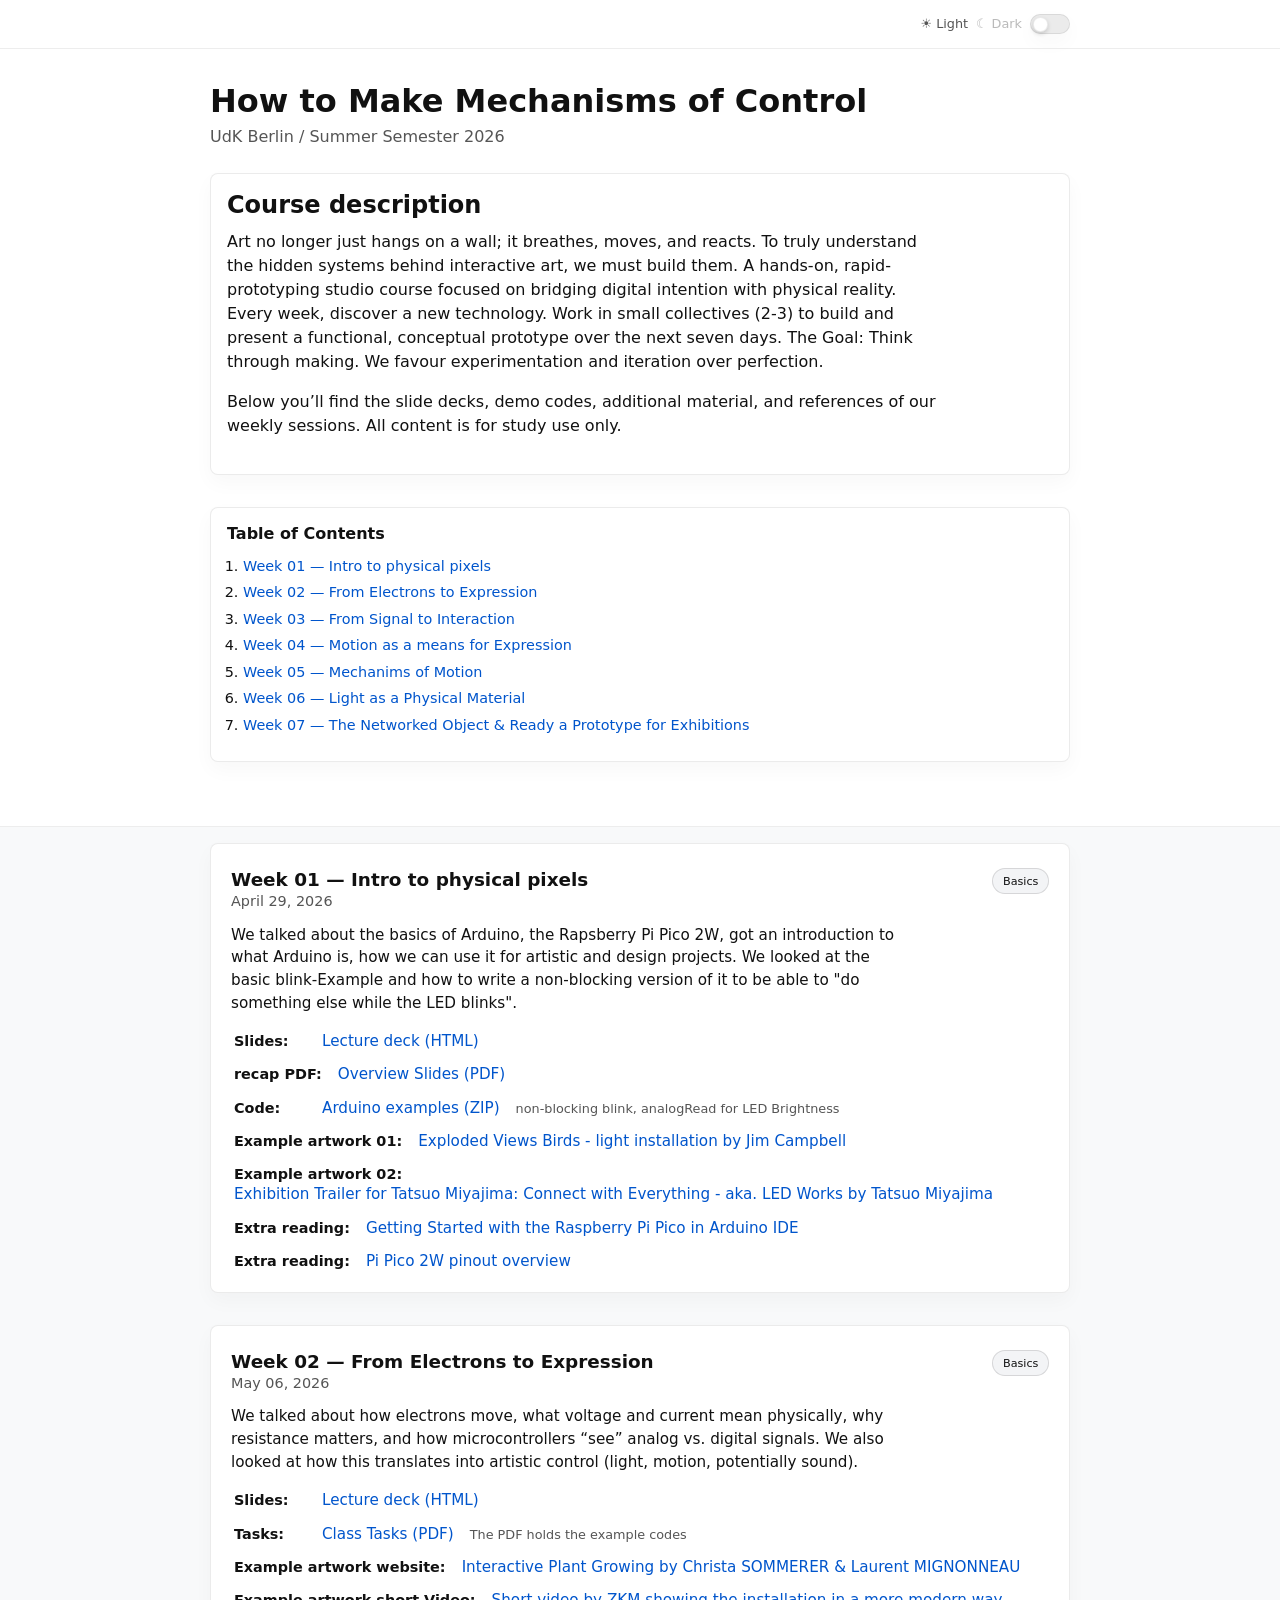
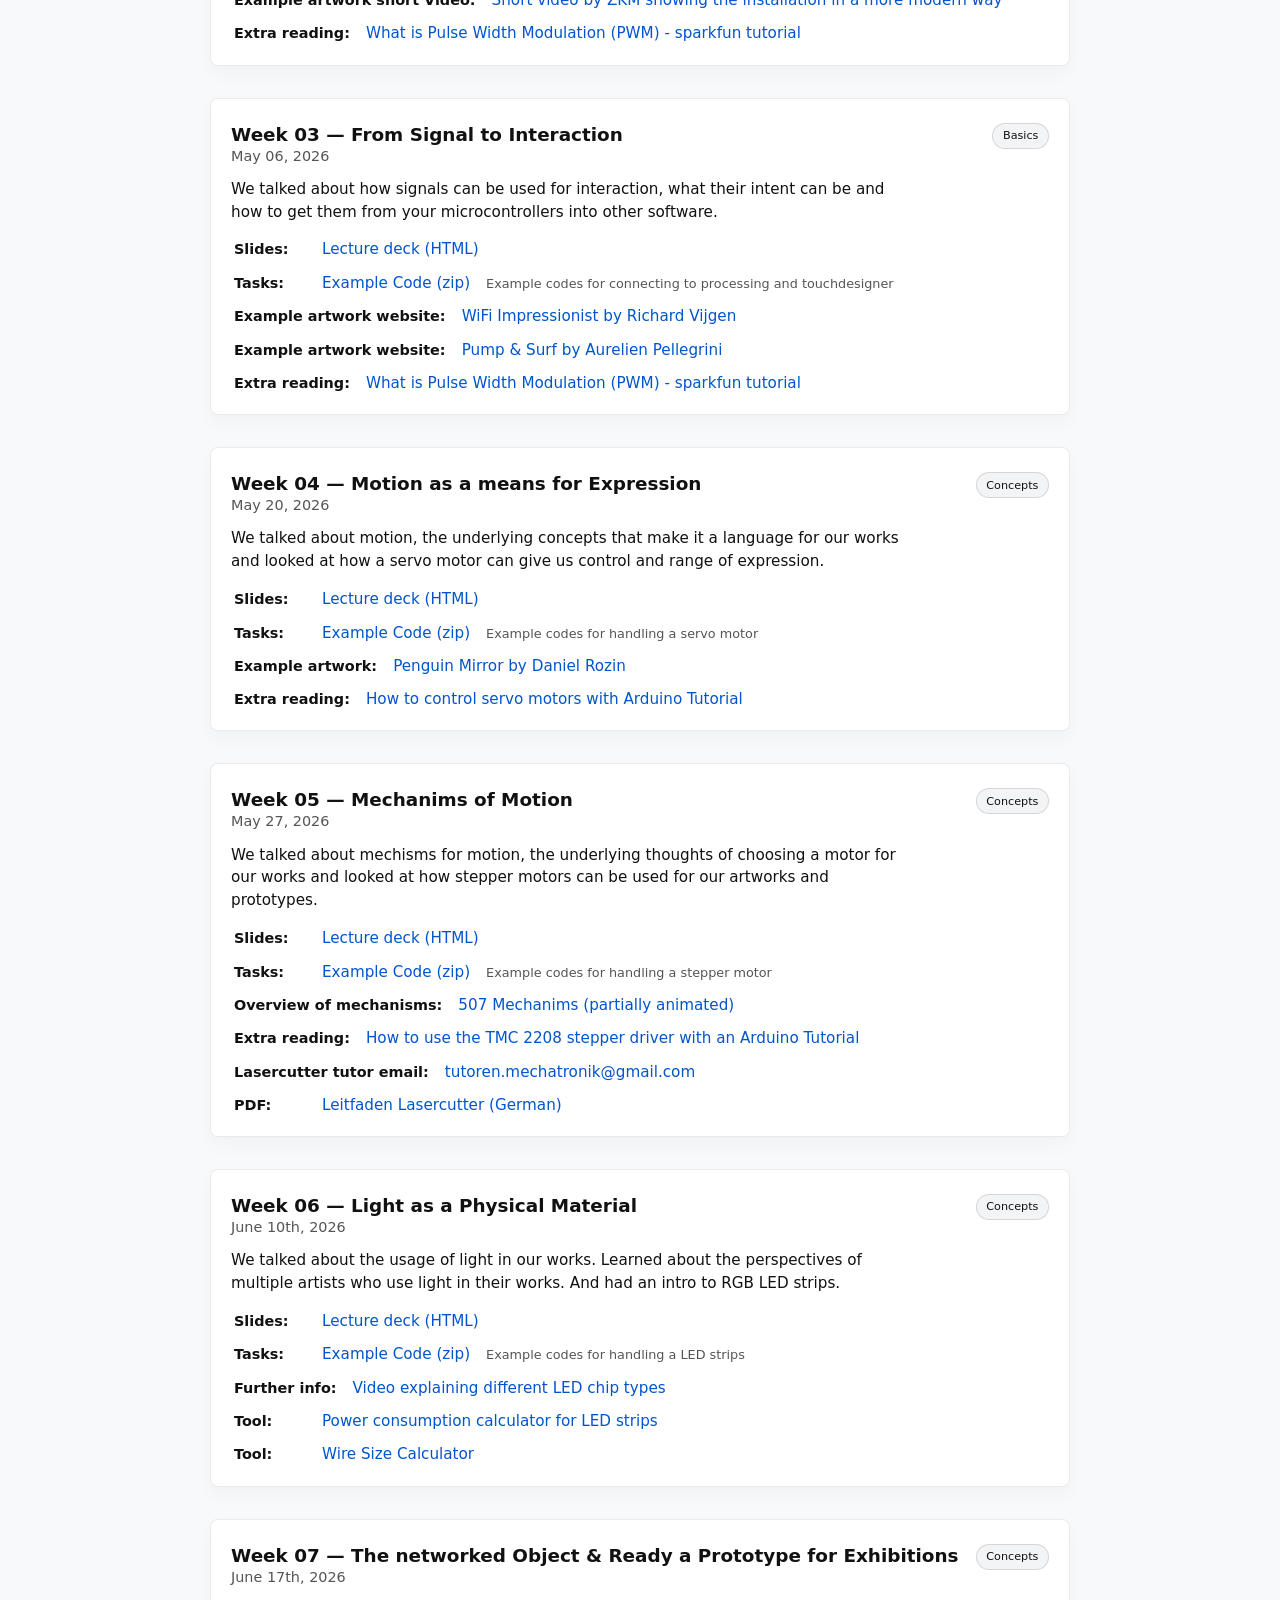
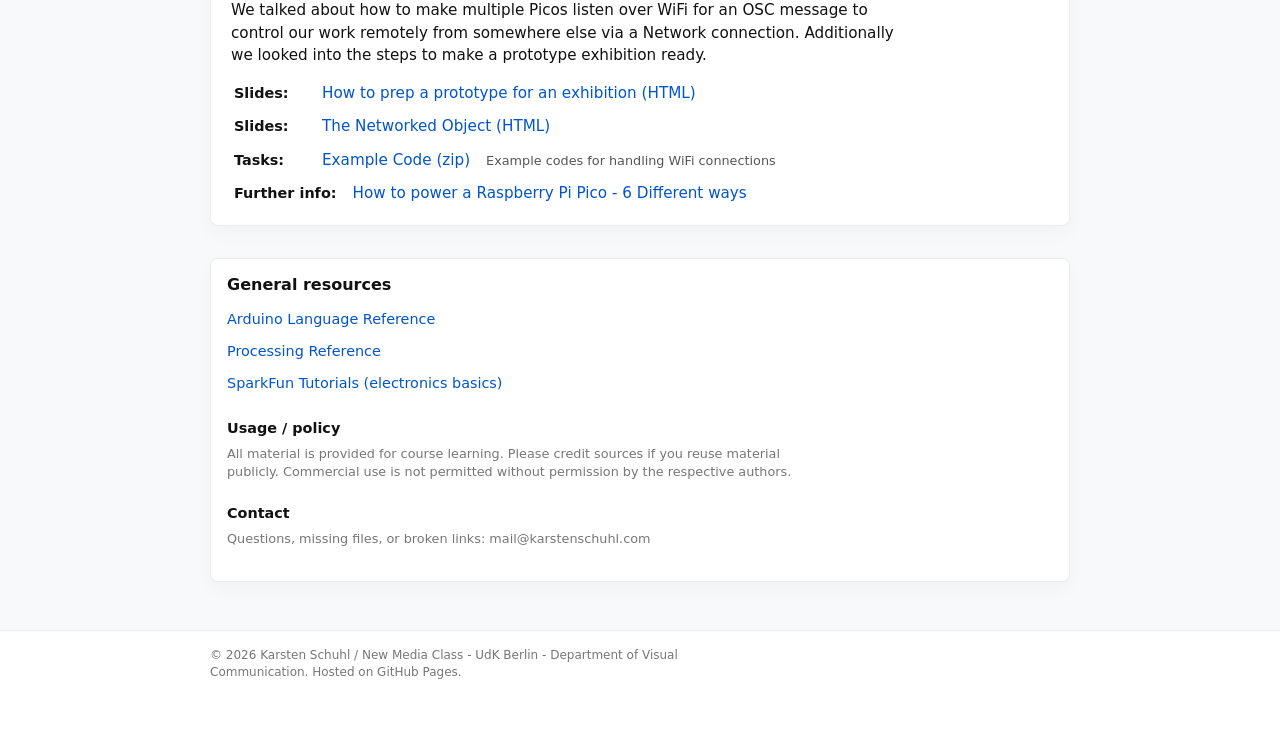
<file: index.html>
<!DOCTYPE html>
<html lang="en">
<head>
  <meta charset="UTF-8" />
  <meta name="viewport" content="width=device-width, initial-scale=1" />
  <meta name="description" content="Course materials, slides, code examples and references." />
  <title>How to Make Mechanisms of Control – Course Materials</title>

  <!-- stylesheet -->
  <link rel="stylesheet" href="style.css" />
</head>

<body>
  <!-- =========================
       THEME TOGGLE (no JS)
       ========================= -->
  <!--
    Explanation:
    The checkbox #theme-toggle is visually turned into a toggle in CSS.
    When it's checked, we apply .theme-dark to <body> using :has().
    :has() is supported in all modern browsers including Safari 17+, Firefox 121+, Chrome 105+.

    Fallback:
    If a browser doesn't support :has(), it will just stay in light mode.
  -->
  <input type="checkbox" id="theme-toggle" class="visually-hidden" />
  <div class="topbar-wrapper">
    <div class="topbar container">
      <label class="theme-switch" for="theme-toggle">
        <span class="theme-label">
          <span class="theme-light-label">☀︎ Light</span>
          <span class="theme-dark-label">☾ Dark</span>
        </span>
        <span class="theme-slider" aria-hidden="true"></span>
      </label>
    </div>
  </div>

  <header class="site-header">
    <div class="container">
      <h1 class="headline">How to Make Mechanisms of Control</h1>
      <p class="subheadline">UdK Berlin / Summer Semester 2026</p>

      <div class="course-intro card">
        <h2>Course description</h2>
        <p>
         Art no longer just hangs on a wall; it breathes, moves, and reacts. To truly understand the hidden systems behind interactive art, we must build them. A hands-on, rapid-prototyping studio course focused on bridging digital intention with physical reality. Every week, discover a new technology. Work in small collectives (2-3) to build and present a functional, conceptual prototype over the next seven days. The Goal: Think through making. We favour experimentation and iteration over perfection.
        </p>
        <p>
          Below you’ll find the slide decks, demo codes, additional material, and
          references of our weekly sessions. All content is for study use only.
        </p>
      </div>

      <!-- =========================
           TABLE OF CONTENTS
           ========================= -->
      <nav class="toc card">
        <h2 class="toc-title">Table of Contents</h2>
        <ol class="toc-list">
          <!-- Just add a new <li><a href="#week-XX">...</a></li> for each new week -->
          <li><a href="#week-01">Week 01 — Intro to physical pixels</a></li>
          <li><a href="#week-02">Week 02 — From Electrons to Expression</a></li>
          <li><a href="#week-03">Week 03 — From Signal to Interaction</a></li>
          <li><a href="#week-04">Week 04 — Motion as a means for Expression</a></li>
          <li><a href="#week-05">Week 05 — Mechanims of Motion</a></li>
          <li><a href="#week-06">Week 06 — Light as a Physical Material</a></li>
          <li><a href="#week-07">Week 07 — The Networked Object & Ready a Prototype for Exhibitions</a></li>
        </ol>
      </nav>
    </div>
  </header>

  <main class="container content">

    <!-- ========== WEEK BLOCK EXAMPLE ========== -->
    <section class="week-block" id="week-01">
      <div class="week-header">
        <div>
          <h2 class="week-title">Week 01 — Intro to physical pixels</h2>
          <p class="week-date">April 29, 2026</p>
        </div>
        <span class="week-tag">Basics</span>
      </div>

      <p class="week-summary">
        We talked about the basics of Arduino, the Rapsberry Pi Pico 2W, got an introduction to what Arduino is,
        how we can use it for artistic and design projects. We looked at the basic blink-Example 
        and how to write a non-blocking version of it to be able to "do something else while the LED blinks".
      </p>

      <ul class="resource-list">
        <li class="resource-item">
          <span class="resource-label">Slides:</span>
          <a href="week01/01_Introduction-to-the-physical-pixel/index.htm" class="resource-link">
            Lecture deck (HTML)
          </a>
        </li>

        <li class="resource-item">
          <span class="resource-label">recap PDF:</span>
          <a href="week01/01b_Recap_Introduction-to-Arduino.pdf" class="resource-link">
            Overview Slides (PDF)
          </a>
        </li>    

        <li class="resource-item">
          <span class="resource-label">Code:</span>
          <a href="week01/MoC_Week01_Example_Codes.zip" class="resource-link">
            Arduino examples (ZIP)
          </a>
          <span class="resource-note">non-blocking blink, analogRead for LED Brightness</span>
        </li>

        <li class="resource-item">
          <span class="resource-label">Example artwork 01:</span>
          <a href="https://www.jimcampbell.tv/portfolio/exploded-view-birds" class="resource-link" target="_blank" rel="noopener">
            Exploded Views Birds - light installation by Jim Campbell
          </a>
        </li>
        
        <li class="resource-item">
          <span class="resource-label">Example artwork 02:</span>
          <a href="https://www.youtube.com/watch?v=5LFzXwWzVjY" class="resource-link" target="_blank" rel="noopener">
            Exhibition Trailer for Tatsuo Miyajima: Connect with Everything - aka. LED Works by Tatsuo Miyajima
          </a>
        </li>

        <li class="resource-item">
          <span class="resource-label">Extra reading:</span>
          <a href="https://projecthub.arduino.cc/angadiameya007/getting-started-with-raspberry-pi-pico-in-arduino-ide-5e13ee" class="resource-link" target="_blank" rel="noopener">
            Getting Started with the Raspberry Pi Pico in Arduino IDE
          </a>
        </li>

        <li class="resource-item">
          <span class="resource-label">Extra reading:</span>
          <a href="https://pip-assets.raspberrypi.com/categories/1088-raspberry-pi-pico-2-w/documents/RP-008305-DS-1-pico-2-w-pinout.pdf?disposition=inline" class="resource-link" target="_blank" rel="noopener">
            Pi Pico 2W pinout overview
          </a>
        </li>
      </ul>
    </section>
    
    <!-- ========== END DUPLICATE BLOCK ========== -->


    <!-- ========== WEEK BLOCK EXAMPLE ========== -->
    <section class="week-block" id="week-02">
      <div class="week-header">
        <div>
          <h2 class="week-title">Week 02 — From Electrons to Expression</h2>
          <p class="week-date">May 06, 2026</p>
        </div>
        <span class="week-tag">Basics</span>
      </div>

      <p class="week-summary">
        We talked about how electrons move, what voltage and current mean physically, 
        why resistance matters, and how microcontrollers “see” analog vs. digital signals. 
        We also looked at how this translates into artistic control (light, motion, potentially sound).
      </p>

      <ul class="resource-list">
        <li class="resource-item">
          <span class="resource-label">Slides:</span>
          <a href="week02/02_From-Electrons-to-Expression/index.htm" class="resource-link">
            Lecture deck (HTML)
          </a>
        </li>
 
        <li class="resource-item">
          <span class="resource-label">Tasks:</span>
          <a href="week02/MechOfControl_02_Analog-Digital_HandsOn_Tasks.pdf" class="resource-link">
            Class Tasks (PDF)
          </a>
          <span class="resource-note">The PDF holds the example codes</span>
        </li>

        <li class="resource-item">
          <span class="resource-label">Example artwork website:</span>
          <a href="https://interface.ufg.ac.at/christa-laurent/InteractivePlantGrowing.html" class="resource-link" target="_blank" rel="noopener">
            Interactive Plant Growing by Christa SOMMERER & Laurent MIGNONNEAU
          </a>
        </li>
        
        <li class="resource-item">
          <span class="resource-label">Example artwork short Video:</span>
          <a href="https://zkm.de/en/media/videos/christa-sommerer-laurent-mignonneau-the-interactive-plant-growing" class="resource-link" target="_blank" rel="noopener">
            Short video by ZKM showing the installation in a more modern way
          </a>
        </li>

        <li class="resource-item">
          <span class="resource-label">Extra reading:</span>
          <a href="https://learn.sparkfun.com/tutorials/pulse-width-modulation/all" class="resource-link" target="_blank" rel="noopener">
            What is Pulse Width Modulation (PWM) - sparkfun tutorial
          </a>
        </li>       
      </ul>
    </section>
    
    <!-- ========== END DUPLICATE BLOCK ========== -->

    <!-- ========== WEEK BLOCK EXAMPLE ========== -->
    <section class="week-block" id="week-03">
      <div class="week-header">
        <div>
          <h2 class="week-title">Week 03 — From Signal to Interaction</h2>
          <p class="week-date">May 06, 2026</p>
        </div>
        <span class="week-tag">Basics</span>
      </div>

      <p class="week-summary">
        We talked about how signals can be used for interaction, what their intent can be and how to get them from your microcontrollers into other software.
      </p>

      <ul class="resource-list">
        <li class="resource-item">
          <span class="resource-label">Slides:</span>
          <a href="week03/03_From-Signal-to-Interaction/index.htm" class="resource-link">
            Lecture deck (HTML)
          </a>
        </li>
 
        <li class="resource-item">
          <span class="resource-label">Tasks:</span>
          <a href="week03/HtMMoC_Week03_Example_Codes.zip" class="resource-link">
            Example Code (zip)
          </a>
          <span class="resource-note">Example codes for connecting to processing and touchdesigner</span>
        </li>

        <li class="resource-item">
          <span class="resource-label">Example artwork website:</span>
          <a href="https://www.richardvijgen.nl/wifi-impressionist" class="resource-link" target="_blank" rel="noopener">
            WiFi Impressionist by Richard Vijgen
          </a>
        </li>
        
        <li class="resource-item">
          <span class="resource-label">Example artwork website:</span>
          <a href="http://aurelienpellegrini.ch/project_pump_and_surf" class="resource-link" target="_blank" rel="noopener">
            Pump & Surf by Aurelien Pellegrini
          </a>
        </li>



        <li class="resource-item">
          <span class="resource-label">Extra reading:</span>
          <a href="https://learn.sparkfun.com/tutorials/pulse-width-modulation/all" class="resource-link" target="_blank" rel="noopener">
            What is Pulse Width Modulation (PWM) - sparkfun tutorial
          </a>
        </li>       
      </ul>
    </section>
    
    <!-- ========== END DUPLICATE BLOCK ========== -->


    <!-- ========== WEEK BLOCK EXAMPLE ========== -->
    <section class="week-block" id="week-04">
      <div class="week-header">
        <div>
          <h2 class="week-title">Week 04 — Motion as a means for Expression</h2>
          <p class="week-date">May 20, 2026</p>
        </div>
        <span class="week-tag">Concepts</span>
      </div>

      <p class="week-summary">
        We talked about motion, the underlying concepts that make it a language for our works and looked at how a servo motor can give us control and range of expression.
      </p>

      <ul class="resource-list">
        <li class="resource-item">
          <span class="resource-label">Slides:</span>
          <a href="week04/04_Motion-as-means-for-expression/index.htm" class="resource-link">
            Lecture deck (HTML)
          </a>
        </li>
 
        <li class="resource-item">
          <span class="resource-label">Tasks:</span>
          <a href="week04/HtMMoC_week04_Motion_code_examples.zip" class="resource-link">
            Example Code (zip)
          </a>
          <span class="resource-note">Example codes for handling a servo motor</span>
        </li>

        <li class="resource-item">
          <span class="resource-label">Example artwork:</span>
          <a href="https://www.bitforms.art/artwork/penguins-mirror" class="resource-link" target="_blank" rel="noopener">
            Penguin Mirror by Daniel Rozin
          </a>
        </li>
        

        <li class="resource-item">
          <span class="resource-label">Extra reading:</span>
          <a href="https://www.makerguides.com/servo-arduino-tutorial/" class="resource-link" target="_blank" rel="noopener">
            How to control servo motors with Arduino Tutorial
          </a>
        </li>       
      </ul>
    </section>
    
    <!-- ========== END DUPLICATE BLOCK ========== -->

    <!-- ========== WEEK BLOCK EXAMPLE ========== -->
    <section class="week-block" id="week-05">
      <div class="week-header">
        <div>
          <h2 class="week-title">Week 05 — Mechanims of Motion</h2>
          <p class="week-date">May 27, 2026</p>
        </div>
        <span class="week-tag">Concepts</span>
      </div>

      <p class="week-summary">
        We talked about mechisms for motion, the underlying thoughts of choosing a motor for our works and looked at how stepper motors can be used for our artworks and prototypes.
      </p>

      <ul class="resource-list">
        <li class="resource-item">
          <span class="resource-label">Slides:</span>
          <a href="week05/05_Mechanims_of_Motion/index.htm" class="resource-link">
            Lecture deck (HTML)
          </a>
        </li>
 
        <li class="resource-item">
          <span class="resource-label">Tasks:</span>
          <a href="week05/HtMMoC_Week05_Example_Codes.zip" class="resource-link">
            Example Code (zip)
          </a>
          <span class="resource-note">Example codes for handling a stepper motor</span>
        </li>

        <li class="resource-item">
          <span class="resource-label">Overview of mechanisms:</span>
          <a href="https://507movements.com/" class="resource-link" target="_blank" rel="noopener">
            507 Mechanims (partially animated)
          </a>
        </li>

        <li class="resource-item">
          <span class="resource-label">Extra reading:</span>
          <a href="https://circuitdigest.com/microcontroller-projects/interfacing-tmc2208-stepper-motor-driver-with-arduino" class="resource-link" target="_blank" rel="noopener">
            How to use the TMC 2208 stepper driver with an Arduino Tutorial
          </a>
        </li>       

        <li class="resource-item">
          <span class="resource-label">Lasercutter tutor email:</span>
          <mailto="tutoren.mechatronik@gmail.com" class="resource-link" target="_blank" rel="noopener">
            tutoren.mechatronik@gmail.com
          </a>
        </li>       
        
        <li class="resource-item">
          <span class="resource-label">PDF:</span>
          <a href="https://www.udk-berlin.de/fileadmin/2_dezentral/FR_Visuelle_Kommunikation/Bilder/240607_Leitfaden_Lasercutter.pdf" class="resource-link" target="_blank" rel="noopener">
            Leitfaden Lasercutter (German)
          </a>
        </li>       

      </ul>
    </section>
    
    <!-- ========== END DUPLICATE BLOCK ========== -->


    <!-- ========== WEEK BLOCK EXAMPLE ========== -->
    <section class="week-block" id="week-06">
      <div class="week-header">
        <div>
          <h2 class="week-title">Week 06 — Light as a Physical Material</h2>
          <p class="week-date">June 10th, 2026</p>
        </div>
        <span class="week-tag">Concepts</span>
      </div>

      <p class="week-summary">
        We talked about the usage of light in our works. Learned about the perspectives of multiple artists who use light in their works. And had an intro to RGB LED strips.
      </p>

      <ul class="resource-list">
        <li class="resource-item">
          <span class="resource-label">Slides:</span>
          <a href="week06/06_Light_as_a_Physical_Material/index.htm" class="resource-link">
            Lecture deck (HTML)
          </a>
        </li>
 
        <li class="resource-item">
          <span class="resource-label">Tasks:</span>
          <a href="week06/HtMMoC_Week06_Example_Codes.zip" class="resource-link">
            Example Code (zip)
          </a>
          <span class="resource-note">Example codes for handling a LED strips</span>
        </li>

        <li class="resource-item">
          <span class="resource-label">Further info:</span>
          <a href="https://www.youtube.com/watch?v=gTk3i88xmUo" class="resource-link" target="_blank" rel="noopener">
            Video explaining different LED chip types
          </a>
        </li>

        <li class="resource-item">
          <span class="resource-label">Tool:</span>
          <a href="https://wled-calculator.github.io" class="resource-link" target="_blank" rel="noopener">
            Power consumption calculator for LED strips
          </a>
        </li>       
        
        <li class="resource-item">
          <span class="resource-label">Tool:</span>
          <a href="https://www.omnicalculator.com/physics/wire-size" class="resource-link" target="_blank" rel="noopener">
            Wire Size Calculator
          </a>
        </li>       

      </ul>
    </section>
    
    <!-- ========== END DUPLICATE BLOCK ========== -->
<!-- ========== WEEK BLOCK EXAMPLE ========== -->
    <section class="week-block" id="week-07">
      <div class="week-header">
        <div>
          <h2 class="week-title">Week 07 — The networked Object & Ready a Prototype for Exhibitions </h2>
          <p class="week-date">June 17th, 2026</p>
        </div>
        <span class="week-tag">Concepts</span>
      </div>

      <p class="week-summary">
        We talked about how to make multiple Picos listen over WiFi for an OSC message to control our work remotely from somewhere else via a Network connection. 
        Additionally we looked into the steps to make a prototype exhibition ready.
      </p>

      <ul class="resource-list">
        <li class="resource-item">
          <span class="resource-label">Slides:</span>
          <a href="week07/07_Prototype_to_Exhibition/index.htm" class="resource-link">
            How to prep a prototype for an exhibition (HTML)
          </a>
        </li>

         <li class="resource-item">
          <span class="resource-label">Slides:</span>
          <a href="week07/07B_The_Networked_Object/index.htm" class="resource-link">
            The Networked Object (HTML)
          </a>
        </li>
 
        <li class="resource-item">
          <span class="resource-label">Tasks:</span>
          <a href="week07/HtMMoC_Week07_Example_Codes.zip" class="resource-link">
            Example Code (zip)
          </a>
          <span class="resource-note">Example codes for handling WiFi connections</span>
        </li>

        <li class="resource-item">
          <span class="resource-label">Further info:</span>
          <a href="https://randomnerdtutorials.com/power-raspberry-pi-pico-6-different-ways/" class="resource-link" target="_blank" rel="noopener">
            How to power a Raspberry Pi Pico - 6 Different ways
          </a>
        </li>

             

      </ul>
    </section>
    
    <!-- ========== END DUPLICATE BLOCK ========== -->



    <!-- ========== RESOURCES / POLICIES / CONTACT ========== -->
    <section class="meta-block card">
      <h2>General resources</h2>
      <ul class="flat-list">
        <li>
          <a href="https://www.arduino.cc/reference/en/" target="_blank" rel="noopener">
            Arduino Language Reference
          </a>
        </li>
        <li>
          <a href="https://processing.org/reference/" target="_blank" rel="noopener">
            Processing Reference
          </a>
        </li>
        <li>
          <a href="https://learn.sparkfun.com/tutorials" target="_blank" rel="noopener">
            SparkFun Tutorials (electronics basics)
          </a>
        </li>
      </ul>

      <h3>Usage / policy</h3>
      <p class="smallprint">
        All material is provided for course learning. Please credit sources if
        you reuse material publicly. Commercial use is not permitted without
        permission by the respective authors.
      </p>

      <h3>Contact</h3>
      <p class="smallprint">
        Questions, missing files, or broken links:
        <span class="nowrap">mail@karstenschuhl.com</span>
      </p>
    </section>
  </main>

  <footer class="site-footer">
    <div class="container footer-inner">
      <p class="smallprint">
        © 2026 Karsten Schuhl / New Media Class - UdK Berlin - Department of Visual Communication.
        Hosted on GitHub Pages.
      </p>
    </div>
  </footer>


  <!-- ===========================================================
       NEW WEEK TEMPLATE
       Copy/paste this block ABOVE the meta-block section.
       Update the id, title, date, summary, and links.
       Also add the new week to the TOC <ol> in the header.
       ===========================================================

    <section class="week-block" id="week-XX">
      <div class="week-header">
        <div>
          <h2 class="week-title">Week XX — TITLE OF SESSION</h2>
          <p class="week-date">DATE HERE</p>
        </div>
        <span class="week-tag">THEME / TAG</span>
      </div>

      <p class="week-summary">
        Short description of what we covered. What concepts matter and why
        they connect to design practice.
      </p>

      <ul class="resource-list">
        <li class="resource-item">
          <span class="resource-label">Slides:</span>
          <a href="weekXX_slides.html" class="resource-link">
            Lecture deck (HTML)
          </a>
        </li>

        <li class="resource-item">
          <span class="resource-label">Code:</span>
          <a href="weekXX_examples.zip" class="resource-link">
            In-class examples (ZIP)
          </a>
          <span class="resource-note">what’s inside the ZIP</span>
        </li>

        <li class="resource-item">
          <span class="resource-label">Example artwork:</span>
          <a href="https://example.com/some-project" class="resource-link" target="_blank" rel="noopener">
            Reference project / artwork / paper
          </a>
        </li>

        <li class="resource-item">
          <span class="resource-label">Extra reading:</span>
          <a href="https://example.com/background-reading" class="resource-link" target="_blank" rel="noopener">
            Background reading
          </a>
        </li>
      </ul>
    </section>

  ============================================================ -->

</body>
</html>
</file>
<file: style.css>
/* ========================================================================
   BASE + LIGHT THEME VARIABLES
   We'll also define dark theme overrides later.
   ======================================================================== */

:root {
  --bg-page: #f8f9fa;
  --bg-card: #ffffff;
  --text-main: #111;
  --text-dim: #555;
  --text-muted: #777;
  --border-soft: rgba(0,0,0,0.08);
  --border-hair: rgba(0,0,0,0.07);
  --shadow-card: 0 8px 20px rgba(0,0,0,0.03);
  --link: #0055cc;
  --tag-bg: #f3f4f6;
  --tag-border: rgba(0,0,0,0.12);
}

/* Dark theme variables will be injected if body:has(#theme-toggle:checked) */
body:has(#theme-toggle:checked) {
  --bg-page: #0f1117;
  --bg-card: #1a1d29;
  --text-main: #f1f5f9;
  --text-dim: #cbd5e1;
  --text-muted: #94a3b8;
  --border-soft: rgba(255,255,255,0.12);
  --border-hair: rgba(255,255,255,0.08);
  --shadow-card: 0 18px 40px rgba(0,0,0,0.6);
  --link: #7aa2ff;
  --tag-bg: rgba(148,163,184,0.12);
  --tag-border: rgba(255,255,255,0.18);
}

/* ========================================================================
   RESET / GLOBAL
   ======================================================================== */

*,
*::before,
*::after {
  box-sizing: border-box;
  -webkit-font-smoothing: antialiased;
}

body {
  margin: 0;
  background-color: var(--bg-page);
  color: var(--text-main);
  font-family: system-ui, -apple-system, BlinkMacSystemFont, "Inter", "Roboto",
    "Helvetica Neue", Arial, sans-serif;
  line-height: 1.5;
  font-size: 16px;
}

img,
svg,
video {
  max-width: 100%;
  height: auto;
  display: block;
}

h1,
h2,
h3 {
  line-height: 1.25;
  font-weight: 600;
  color: var(--text-main);
  margin-top: 0;
  margin-bottom: 0.4em;
}

p {
  margin-top: 0;
  margin-bottom: 1em;
  color: var(--text-main);
  max-width: 70ch;
}

a {
  color: var(--link);
  text-decoration: none;
}

a:hover,
a:focus {
  text-decoration: underline;
}

ul {
  padding-left: 1.2rem;
  margin-top: 0.5rem;
  margin-bottom: 1.5rem;
}

ol {
  padding-left: 1.2rem;
  margin-top: 0.5rem;
  margin-bottom: 1.5rem;
}

/* ========================================================================
   LAYOUT
   ======================================================================== */

.container {
  width: 100%;
  max-width: 900px;
  padding: 2rem 1.25rem;
  margin-left: auto;
  margin-right: auto;
}

.site-header {
  background-color: var(--bg-card);
  border-bottom: 1px solid var(--border-hair);
}

.headline {
  font-size: clamp(1.6rem, 1vw + 1rem, 2rem);
  font-weight: 600;
  margin: 0 0 0.25rem 0;
  color: var(--text-main);
}

.subheadline {
  font-size: 1rem;
  margin: 0 0 1.5rem 0;
  color: var(--text-dim);
}

.course-intro {
  margin-bottom: 2rem;
}

.content {
  display: grid;
  row-gap: 2rem;
  padding-top: 1rem;
  padding-bottom: 3rem;
}

/* ========================================================================
   TOPBAR / THEME SWITCH
   ======================================================================== */

.topbar-wrapper {
  background-color: var(--bg-card);
  border-bottom: 1px solid var(--border-hair);
}

.topbar {
  display: flex;
  justify-content: flex-end;
  align-items: center;
  padding-top: 0.75rem;
  padding-bottom: 0.75rem;
  min-height: 3rem;
}

/* hide the checkbox but keep it accessible */
.visually-hidden {
  position: absolute;
  left: -9999px;
}

/* switch container */
.theme-switch {
  position: relative;
  display: inline-flex;
  align-items: center;
  column-gap: 0.5rem;
  font-size: 0.8rem;
  font-weight: 500;
  color: var(--text-dim);
  line-height: 1;
  cursor: pointer;
  user-select: none;
}

/* label text */
.theme-label {
  display: flex;
  flex-direction: row;
  column-gap: 0.5rem;
  align-items: center;
}

/* tiny pill slider */
.theme-slider {
  position: relative;
  width: 2.5rem;
  height: 1.25rem;
  background-color: var(--border-soft);
  border-radius: 999px;
  border: 1px solid var(--border-soft);
  box-shadow: var(--shadow-card);
  transition: background-color 0.2s ease, border-color 0.2s ease;
}

/* knob */
.theme-slider::after {
  content: "";
  position: absolute;
  top: 0.15rem;
  left: 0.15rem;
  width: 0.9rem;
  height: 0.9rem;
  background-color: var(--bg-card);
  border-radius: 50%;
  border: 1px solid var(--border-soft);
  box-shadow: 0 2px 4px rgba(0,0,0,0.15);
  transition: transform 0.2s ease;
}

/* move knob when checked */
body:has(#theme-toggle:checked) .theme-slider::after {
  transform: translateX(1.2rem);
}

/* dim one label vs the other depending on state */
.theme-light-label {
  opacity: 1;
  transition: opacity 0.2s ease;
}

.theme-dark-label {
  opacity: 0.4;
  transition: opacity 0.2s ease;
}

body:has(#theme-toggle:checked) .theme-light-label {
  opacity: 0.4;
}

body:has(#theme-toggle:checked) .theme-dark-label {
  opacity: 1;
}

/* ========================================================================
   TABLE OF CONTENTS
   ======================================================================== */

.toc {
  margin-bottom: 2rem;
}

.toc-title {
  font-size: 1rem;
  font-weight: 600;
  margin-bottom: 0.75rem;
  color: var(--text-main);
}

.toc-list {
  padding-left: 1rem;
  margin: 0;
  font-size: 0.9rem;
  line-height: 1.4;
}

.toc-list li {
  margin-bottom: 0.4rem;
}

.toc-list a {
  font-weight: 500;
  word-break: break-word;
}

/* ========================================================================
   WEEK BLOCKS
   ======================================================================== */

.week-block {
  background-color: var(--bg-card);
  border: 1px solid var(--border-soft);
  border-radius: 0.5rem;
  padding: 1.5rem 1.25rem 1.25rem;
  box-shadow: var(--shadow-card);
  break-inside: avoid-page; /* helps during print */
}

.week-header {
  display: flex;
  flex-wrap: wrap;
  align-items: flex-start;
  justify-content: space-between;
  row-gap: 0.5rem;
  margin-bottom: 0.75rem;
}

.week-title {
  font-size: 1.1rem;
  margin: 0;
  font-weight: 600;
  color: var(--text-main);
}

.week-date {
  margin: 0;
  color: var(--text-dim);
  font-size: 0.9rem;
  line-height: 1.4;
}

.week-tag {
  align-self: flex-start;
  border: 1px solid var(--tag-border);
  border-radius: 999px;
  font-size: 0.7rem;
  line-height: 1;
  font-weight: 500;
  color: var(--text-main);
  padding: 0.4rem 0.6rem;
  background-color: var(--tag-bg);
  white-space: nowrap;
}

.week-summary {
  font-size: 0.95rem;
  color: var(--text-main);
  margin-top: 0;
  margin-bottom: 1rem;
  max-width: 70ch;
}

/* ========================================================================
   RESOURCE LIST
   ======================================================================== */

.resource-list {
  list-style: none;
  padding-left: 0;
  margin: 0;
  display: grid;
  row-gap: 0.75rem;
}

.resource-item {
  display: flex;
  flex-direction: column;
  font-size: 0.95rem;
  line-height: 1.4;
  border-left: 3px solid transparent;
  padding-left: 0;
  border-left-color: transparent;
  transition: border-left-color 0.15s ease;
}

.resource-item:hover {
  border-left-color: var(--link);
}

.resource-label {
  font-weight: 600;
  color: var(--text-main);
  margin-right: 0.5rem;
  font-size: 0.9rem;
  min-width: 4.5rem;
}

.resource-link {
  font-weight: 500;
  color: var(--link);
  word-break: break-word;
}

.resource-note {
  font-size: 0.8rem;
  color: var(--text-dim);
  margin-top: 0.15rem;
  padding-left: 0;
}

/* ========================================================================
   META BLOCK
   ======================================================================== */

.meta-block {
  background-color: var(--bg-card);
  border: 1px solid var(--border-soft);
  border-radius: 0.5rem;
  padding: 1.5rem 1.25rem 1.25rem;
  box-shadow: var(--shadow-card);
}

.meta-block h2 {
  font-size: 1rem;
  font-weight: 600;
  margin-bottom: 0.75rem;
  color: var(--text-main);
}

.meta-block h3 {
  font-size: 0.9rem;
  margin-top: 1.5rem;
  margin-bottom: 0.5rem;
  font-weight: 600;
  color: var(--text-main);
}

.flat-list {
  list-style: none;
  padding-left: 0;
  margin: 0 0 1rem 0;
  display: grid;
  row-gap: 0.5rem;
}

.flat-list li a {
  font-size: 0.9rem;
  font-weight: 500;
  word-break: break-word;
}

.smallprint {
  font-size: 0.8rem;
  line-height: 1.4;
  color: var(--text-muted);
  max-width: 70ch;
}

.nowrap {
  white-space: nowrap;
}

/* ========================================================================
   CARD UTILITY
   ======================================================================== */

.card {
  background-color: var(--bg-card);
  border: 1px solid var(--border-soft);
  border-radius: 0.5rem;
  padding: 1rem 1rem 1.25rem;
  box-shadow: var(--shadow-card);
}

/* ========================================================================
   FOOTER
   ======================================================================== */

.site-footer {
  background-color: var(--bg-card);
  border-top: 1px solid var(--border-hair);
}

.footer-inner {
  padding-top: 1rem;
  padding-bottom: 3rem;
  text-align: left;
}

.footer-inner p {
  color: var(--text-muted);
  font-size: 0.75rem;
  margin: 0;
  line-height: 1.4;
}

/* ========================================================================
   RESPONSIVE TWEAKS
   ======================================================================== */

@media (min-width: 600px) {
  .resource-item {
    flex-direction: row;
    flex-wrap: wrap;
    align-items: baseline;
    column-gap: 0.5rem;
  }

  .resource-note {
    padding-left: 0.5rem;
  }
}

@media (min-width: 768px) {
  .headline {
    font-size: 2rem;
  }

  .week-title {
    font-size: 1.15rem;
  }
}

/* ========================================================================
   PRINT STYLES
   Goal: clean PDF handout.
   - White background
   - No theme toggle bar
   - Links show their URL in parentheses after the text
   ======================================================================== */

@media print {

  /* force light background for print */
  :root {
    --bg-page: #ffffff !important;
    --bg-card: #ffffff !important;
    --text-main: #000000 !important;
    --text-dim: #333333 !important;
    --text-muted: #555555 !important;
    --border-soft: rgba(0,0,0,0.4) !important;
    --border-hair: rgba(0,0,0,0.4) !important;
    --shadow-card: none !important;
    --link: #000000 !important;
    --tag-bg: #ffffff !important;
    --tag-border: rgba(0,0,0,0.4) !important;
  }

  body {
    background-color: #ffffff !important;
    color: #000000 !important;
    font-size: 12px; /* more compact for handouts */
    line-height: 1.4;
  }

  .topbar-wrapper {
    display: none !important;
  }

  .card,
  .week-block,
  .meta-block {
    box-shadow: none !important;
    border: 1px solid #000 !important;
    break-inside: avoid-page;
    page-break-inside: avoid;
  }

  .container {
    max-width: 100%;
    padding: 1rem 1rem;
  }

  .headline {
    font-size: 1.4rem !important;
  }

  .subheadline {
    font-size: 0.9rem !important;
    color: #000 !important;
  }

  .toc-title,
  .week-title,
  .meta-block h2,
  .meta-block h3 {
    color: #000 !important;
  }

  /* Append URL after each link for print readability */
  a[href]::after {
    content: " (" attr(href) ")";
    font-size: 0.7em;
    word-break: break-all;
    color: #000;
  }

  /* Avoid giant gaps */
  .content {
    row-gap: 1rem !important;
  }

  .week-block {
    padding: 1rem !important;
  }

  .meta-block {
    padding: 1rem !important;
  }
}
</file>
